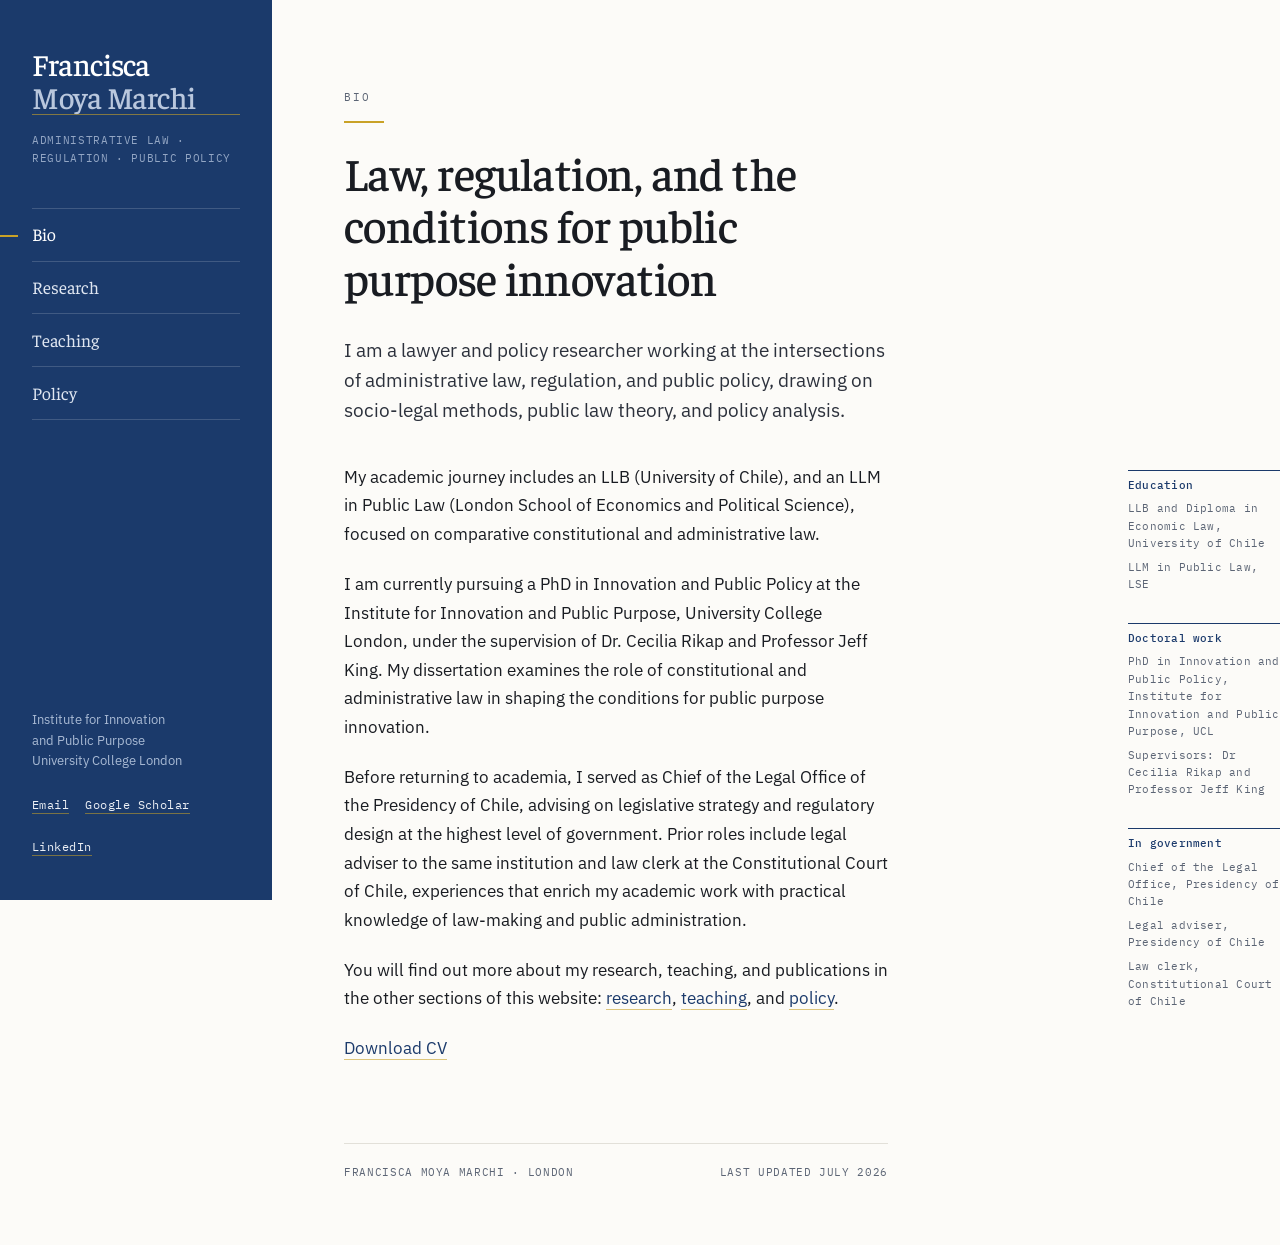
<file: docs/index.html>
<!DOCTYPE html>

<html>

<head>

<meta charset="utf-8" />
<meta name="generator" content="pandoc" />
<meta http-equiv="X-UA-Compatible" content="IE=EDGE" />

<meta name="viewport" content="width=device-width, initial-scale=1" />



<title>Francisca Moya Marchi</title>

<script src="site_libs/header-attrs-2.30/header-attrs.js"></script>
<meta name="viewport" content="width=device-width, initial-scale=1">
<meta name="author" content="Francisca Moya Marchi">
<meta name="description" content="Francisca Moya Marchi — lawyer and policy researcher working at the intersections of administrative law, regulation, and public policy. PhD candidate, UCL Institute for Innovation and Public Purpose.">
<link rel="preconnect" href="https://fonts.googleapis.com">
<link rel="preconnect" href="https://fonts.gstatic.com" crossorigin>
<link href="https://fonts.googleapis.com/css2?family=Faustina:ital,wght@0,400;0,500;0,600;1,400&family=IBM+Plex+Sans:ital,wght@0,400;0,500;1,400&family=IBM+Plex+Mono:wght@400;500&display=swap" rel="stylesheet">

<style type="text/css">
  code{white-space: pre-wrap;}
  span.smallcaps{font-variant: small-caps;}
  span.underline{text-decoration: underline;}
  div.column{display: inline-block; vertical-align: top; width: 50%;}
  div.hanging-indent{margin-left: 1.5em; text-indent: -1.5em;}
  ul.task-list{list-style: none;}
      .display.math{display: block; text-align: center; margin: 0.5rem auto;}
  </style>







<link rel="stylesheet" href="styles.css" type="text/css" />




</head>

<body>


<a class="skip" href="#content">Skip to content</a>

<aside class="rail">
  <div class="masthead">
    <a class="wordmark" href="index.html">Francisca<br><span>Moya Marchi</span></a>
    <p class="role">Administrative law · Regulation · Public policy</p>
  </div>

  <nav class="nav" aria-label="Sections">
    <a href="index.html" data-page="index">Bio</a>
    <a href="research.html" data-page="research">Research</a>
    <a href="teaching.html" data-page="teaching">Teaching</a>
    <a href="policy.html" data-page="policy">Policy</a>
  </nav>

  <div class="rail-foot">
    <p class="affil">Institute for Innovation<br>and Public Purpose<br>University College London</p>
    <ul class="contact">
      <li><a href="mailto:francisca.marchi.25@ucl.ac.uk">Email</a></li>
      <li><a href="https://scholar.google.com/">Google Scholar</a></li>
      <li><a href="https://www.linkedin.com/in/francisca-moya-marchi-0705b657">LinkedIn</a></li>
    </ul>
  </div>
</aside>

<main class="content" id="content">





<div class="eyebrow">
<p>Bio</p>
</div>
<div
id="law-regulation-and-the-conditions-for-public-purpose-innovation"
class="section level1">
<h1>Law, regulation, and the conditions for public purpose
innovation</h1>
<div class="lede">
<p>I am a lawyer and policy researcher working at the intersections of
administrative law, regulation, and public policy, drawing on
socio-legal methods, public law theory, and policy analysis.</p>
</div>
<div class="marginnote">
<p><strong>Education</strong></p>
<p>LLB and Diploma in Economic Law, University of Chile</p>
<p>LLM in Public Law, LSE</p>
</div>
<p>My academic journey includes an LLB
(University of Chile), and an LLM in Public Law (London School of
Economics and Political Science), focused on comparative constitutional
and administrative law.</p>
<div class="marginnote">
<p><strong>Doctoral work</strong></p>
<p>PhD in Innovation and Public Policy, Institute for Innovation and
Public Purpose, UCL</p>
<p>Supervisors: Dr Cecilia Rikap and Professor Jeff King</p>
</div>
<p>I am currently pursuing a PhD in Innovation and Public Policy at the
Institute for Innovation and Public Purpose, University College London,
under the supervision of Dr. Cecilia Rikap and Professor Jeff King. My
dissertation examines the role of constitutional and administrative law
in shaping the conditions for public purpose innovation.</p>
<div class="marginnote">
<p><strong>In government</strong></p>
<p>Chief of the Legal Office, Presidency of Chile</p>
<p>Legal adviser, Presidency of Chile</p>
<p>Law clerk, Constitutional Court of Chile</p>
</div>
<p>Before returning to academia, I served as Chief of the Legal Office
of the Presidency of Chile, advising on legislative strategy and
regulatory design at the highest level of government. Prior roles
include legal adviser to the same institution and law clerk at the
Constitutional Court of Chile, experiences that enrich my academic work
with practical knowledge of law-making and public administration.</p>
<p>You will find out more about my research, teaching, and publications
in the other sections of this website: <a
href="research.html">research</a>, <a href="teaching.html">teaching</a>,
and <a href="policy.html">policy</a>.</p>
<p><a href="files/CV%20FMM%202026.pdf">Download CV</a></p>
</div>

  <footer class="colophon">
    <p>Francisca Moya Marchi · London</p>
    <p>Last updated July 2026</p>
  </footer>
</main>

<script>
(function () {
  var file = (location.pathname.split("/").pop() || "index.html").replace(".html", "");
  if (file === "") file = "index";
  var link = document.querySelector('.nav a[data-page="' + file + '"]');
  if (link) {
    link.classList.add("is-current");
    link.setAttribute("aria-current", "page");
  }
})();
</script>


<!-- code folding -->



</body>
</html>
</file>
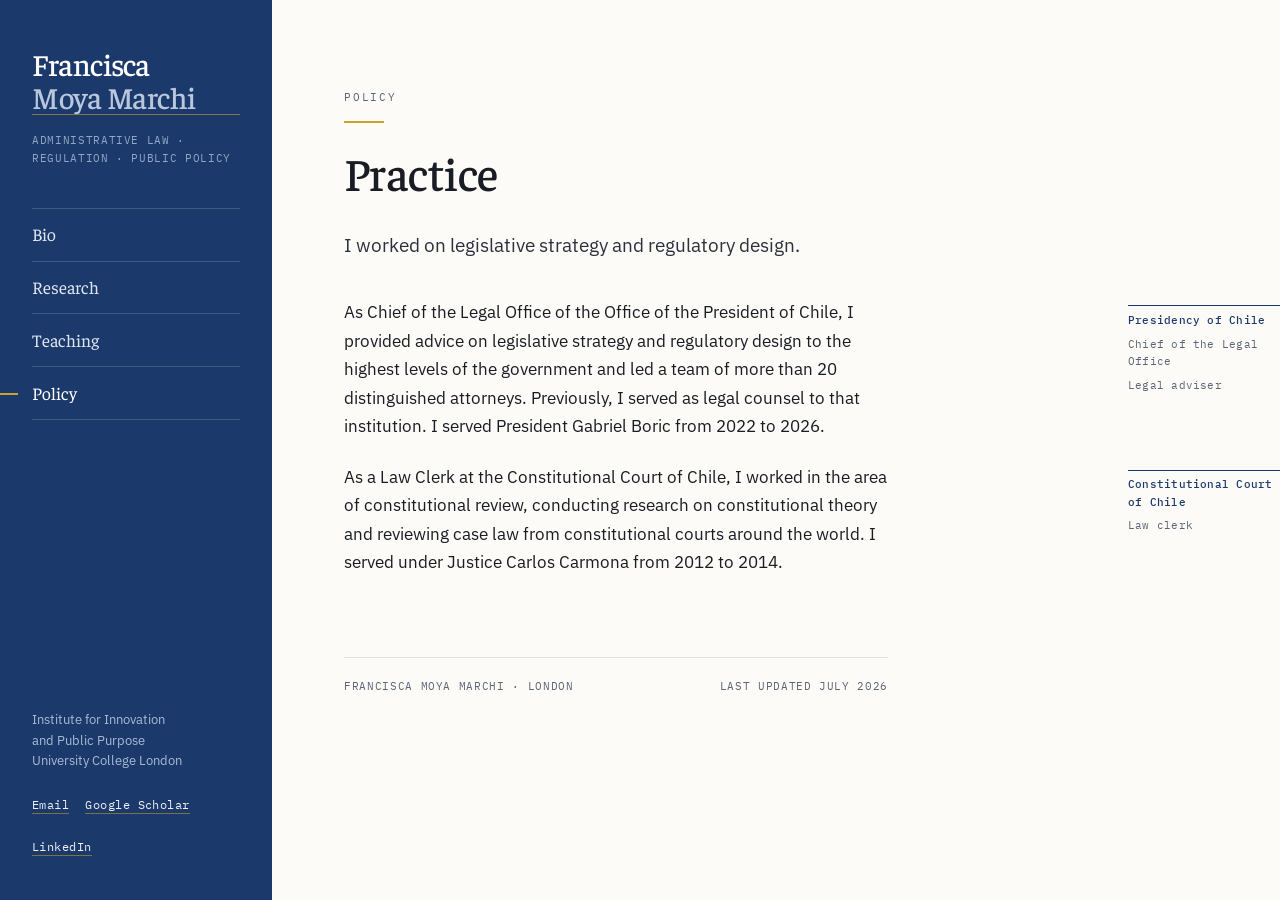
<file: docs/policy.html>
<!DOCTYPE html>

<html>

<head>

<meta charset="utf-8" />
<meta name="generator" content="pandoc" />
<meta http-equiv="X-UA-Compatible" content="IE=EDGE" />

<meta name="viewport" content="width=device-width, initial-scale=1" />



<title>Policy — Francisca Moya Marchi</title>

<script src="site_libs/header-attrs-2.30/header-attrs.js"></script>
<meta name="viewport" content="width=device-width, initial-scale=1">
<meta name="author" content="Francisca Moya Marchi">
<meta name="description" content="Francisca Moya Marchi — lawyer and policy researcher working at the intersections of administrative law, regulation, and public policy. PhD candidate, UCL Institute for Innovation and Public Purpose.">
<link rel="preconnect" href="https://fonts.googleapis.com">
<link rel="preconnect" href="https://fonts.gstatic.com" crossorigin>
<link href="https://fonts.googleapis.com/css2?family=Faustina:ital,wght@0,400;0,500;0,600;1,400&family=IBM+Plex+Sans:ital,wght@0,400;0,500;1,400&family=IBM+Plex+Mono:wght@400;500&display=swap" rel="stylesheet">

<style type="text/css">
  code{white-space: pre-wrap;}
  span.smallcaps{font-variant: small-caps;}
  span.underline{text-decoration: underline;}
  div.column{display: inline-block; vertical-align: top; width: 50%;}
  div.hanging-indent{margin-left: 1.5em; text-indent: -1.5em;}
  ul.task-list{list-style: none;}
      .display.math{display: block; text-align: center; margin: 0.5rem auto;}
  </style>







<link rel="stylesheet" href="styles.css" type="text/css" />




</head>

<body>


<a class="skip" href="#content">Skip to content</a>

<aside class="rail">
  <div class="masthead">
    <a class="wordmark" href="index.html">Francisca<br><span>Moya Marchi</span></a>
    <p class="role">Administrative law · Regulation · Public policy</p>
  </div>

  <nav class="nav" aria-label="Sections">
    <a href="index.html" data-page="index">Bio</a>
    <a href="research.html" data-page="research">Research</a>
    <a href="teaching.html" data-page="teaching">Teaching</a>
    <a href="policy.html" data-page="policy">Policy</a>
  </nav>

  <div class="rail-foot">
    <p class="affil">Institute for Innovation<br>and Public Purpose<br>University College London</p>
    <ul class="contact">
      <li><a href="mailto:francisca.marchi.25@ucl.ac.uk">Email</a></li>
      <li><a href="https://scholar.google.com/">Google Scholar</a></li>
      <li><a href="https://www.linkedin.com/in/francisca-moya-marchi-0705b657">LinkedIn</a></li>
    </ul>
  </div>
</aside>

<main class="content" id="content">





<div class="eyebrow">
<p>Policy</p>
</div>
<div id="practice" class="section level1">
<h1>Practice</h1>
<div class="lede">
<p>I worked on legislative strategy and regulatory design.</p>
</div>
<div class="marginnote">
<p><strong>Presidency of Chile</strong></p>
<p>Chief of the Legal Office</p>
<p>Legal adviser</p>
</div>
<p>As Chief of the Legal Office of the Office of the President of Chile,
I provided advice on legislative strategy and regulatory design to the
highest levels of the government and led a team of more than 20
distinguished attorneys. Previously, I served as legal counsel to that
institution. I served President Gabriel Boric from 2022 to 2026.</p>
<div class="marginnote">
<p><strong>Constitutional Court of Chile</strong></p>
<p>Law clerk</p>
</div>
<p>As a Law Clerk at the Constitutional Court of Chile, I worked in the
area of constitutional review, conducting research on constitutional
theory and reviewing case law from constitutional courts around the
world. I served under Justice Carlos Carmona from 2012 to 2014.</p>
<!-- Hidden for now — remove the surrounding comment to bring back.
<div class="todo">
<p>Placeholder. Add the advisory work, policy writing, and public
commentary you want to be visible here. Delete the sections you do not
use.</p>
</div>
<div id="advisory-work" class="section level2">
<h2>Advisory work</h2>
<div class="entries">
<ul>
<li><div class="meta">
<p>Organisation · Year</p>
</div>
<strong>Role or engagement.</strong> One line on the mandate and the
output.</li>
</ul>
</div>
</div>
<div id="policy-writing" class="section level2">
<h2>Policy writing</h2>
<div class="entries">
<ul>
<li><div class="meta">
<p>Report · Year</p>
</div>
<p><strong>Title of the report or brief.</strong> Publisher or
institution. <a href="#">Link</a></p></li>
<li><div class="meta">
<p>Commentary · Year</p>
</div>
<p><strong>Title of the piece.</strong> Outlet. <a
href="#">Link</a></p></li>
</ul>
</div>
</div>
<div id="press-and-public-commentary" class="section level2">
<h2>Press and public commentary</h2>
<div class="entries">
<ul>
<li><div class="meta">
<p>Outlet · Year</p>
</div>
Title of the interview or contribution. <a href="#">Link</a></li>
</ul>
</div>
</div>
-->
</div>

  <footer class="colophon">
    <p>Francisca Moya Marchi · London</p>
    <p>Last updated July 2026</p>
  </footer>
</main>

<script>
(function () {
  var file = (location.pathname.split("/").pop() || "index.html").replace(".html", "");
  if (file === "") file = "index";
  var link = document.querySelector('.nav a[data-page="' + file + '"]');
  if (link) {
    link.classList.add("is-current");
    link.setAttribute("aria-current", "page");
  }
})();
</script>


<!-- code folding -->



</body>
</html>
</file>
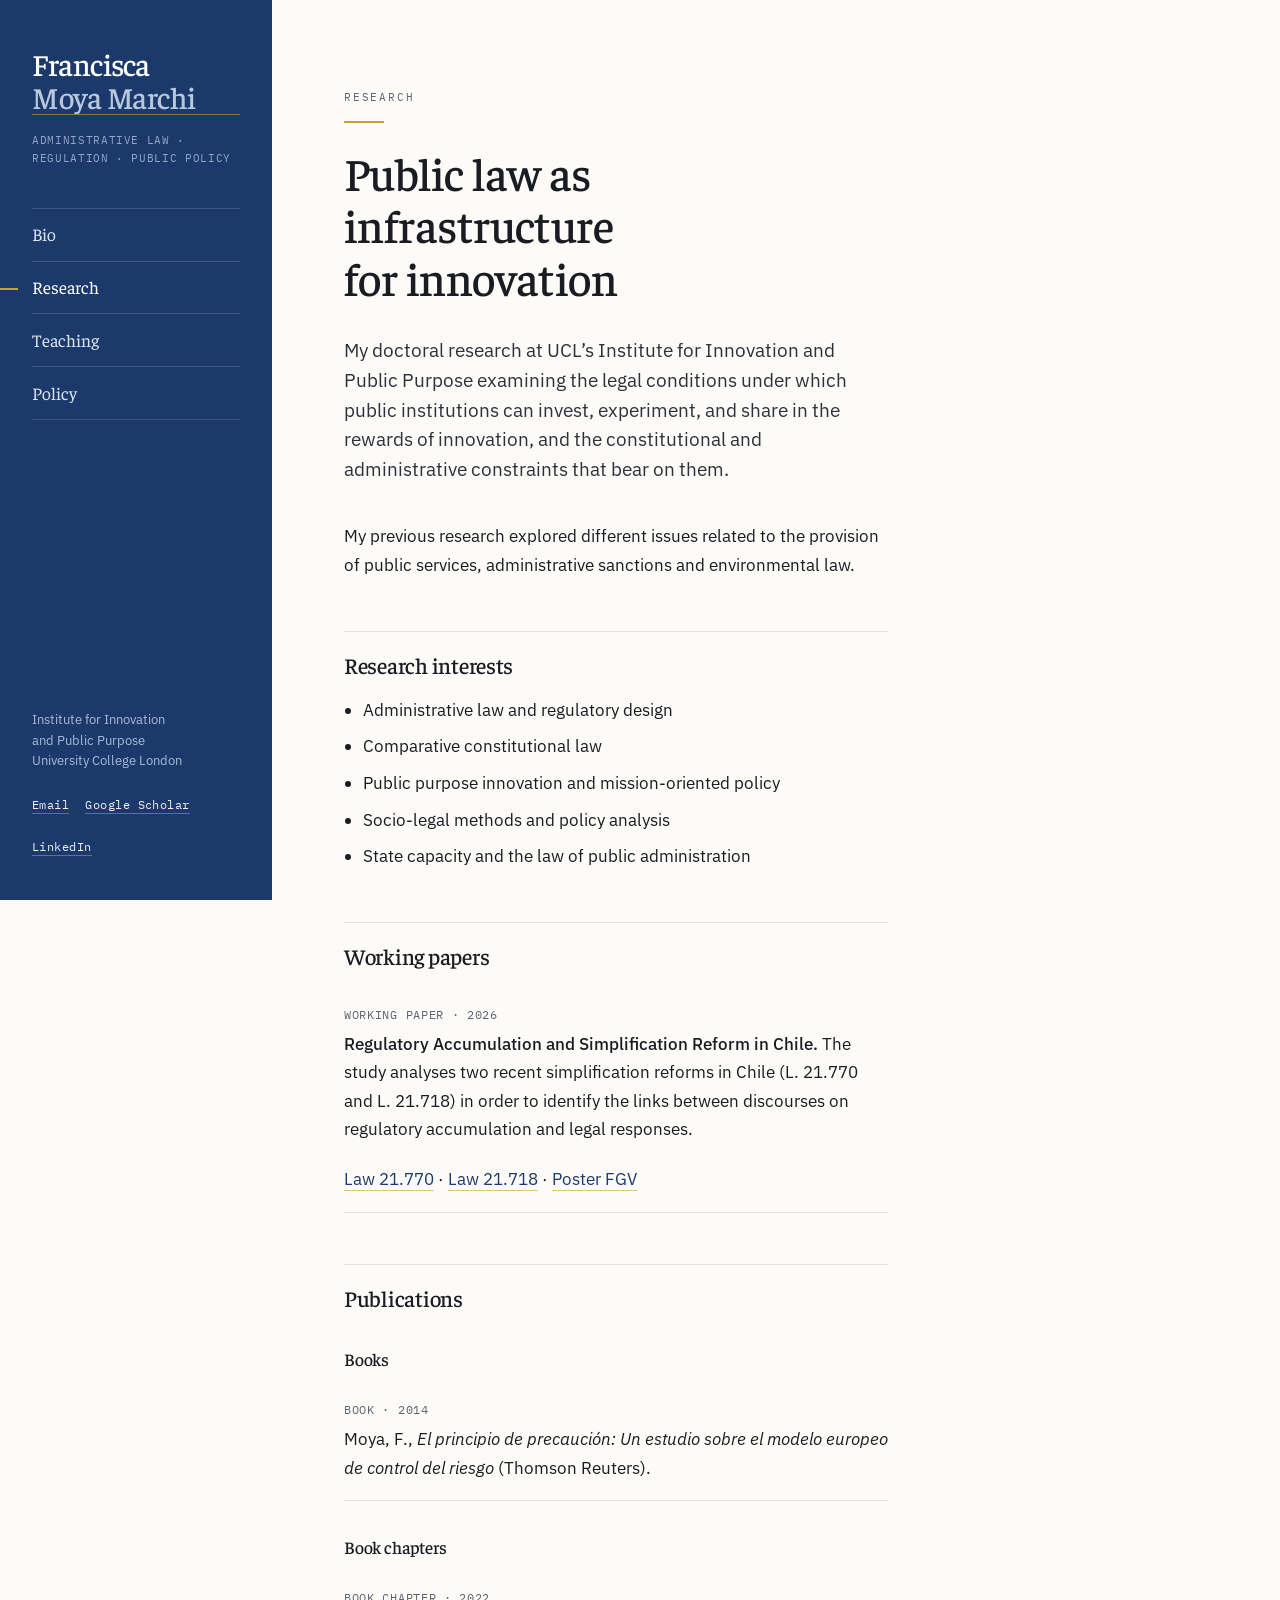
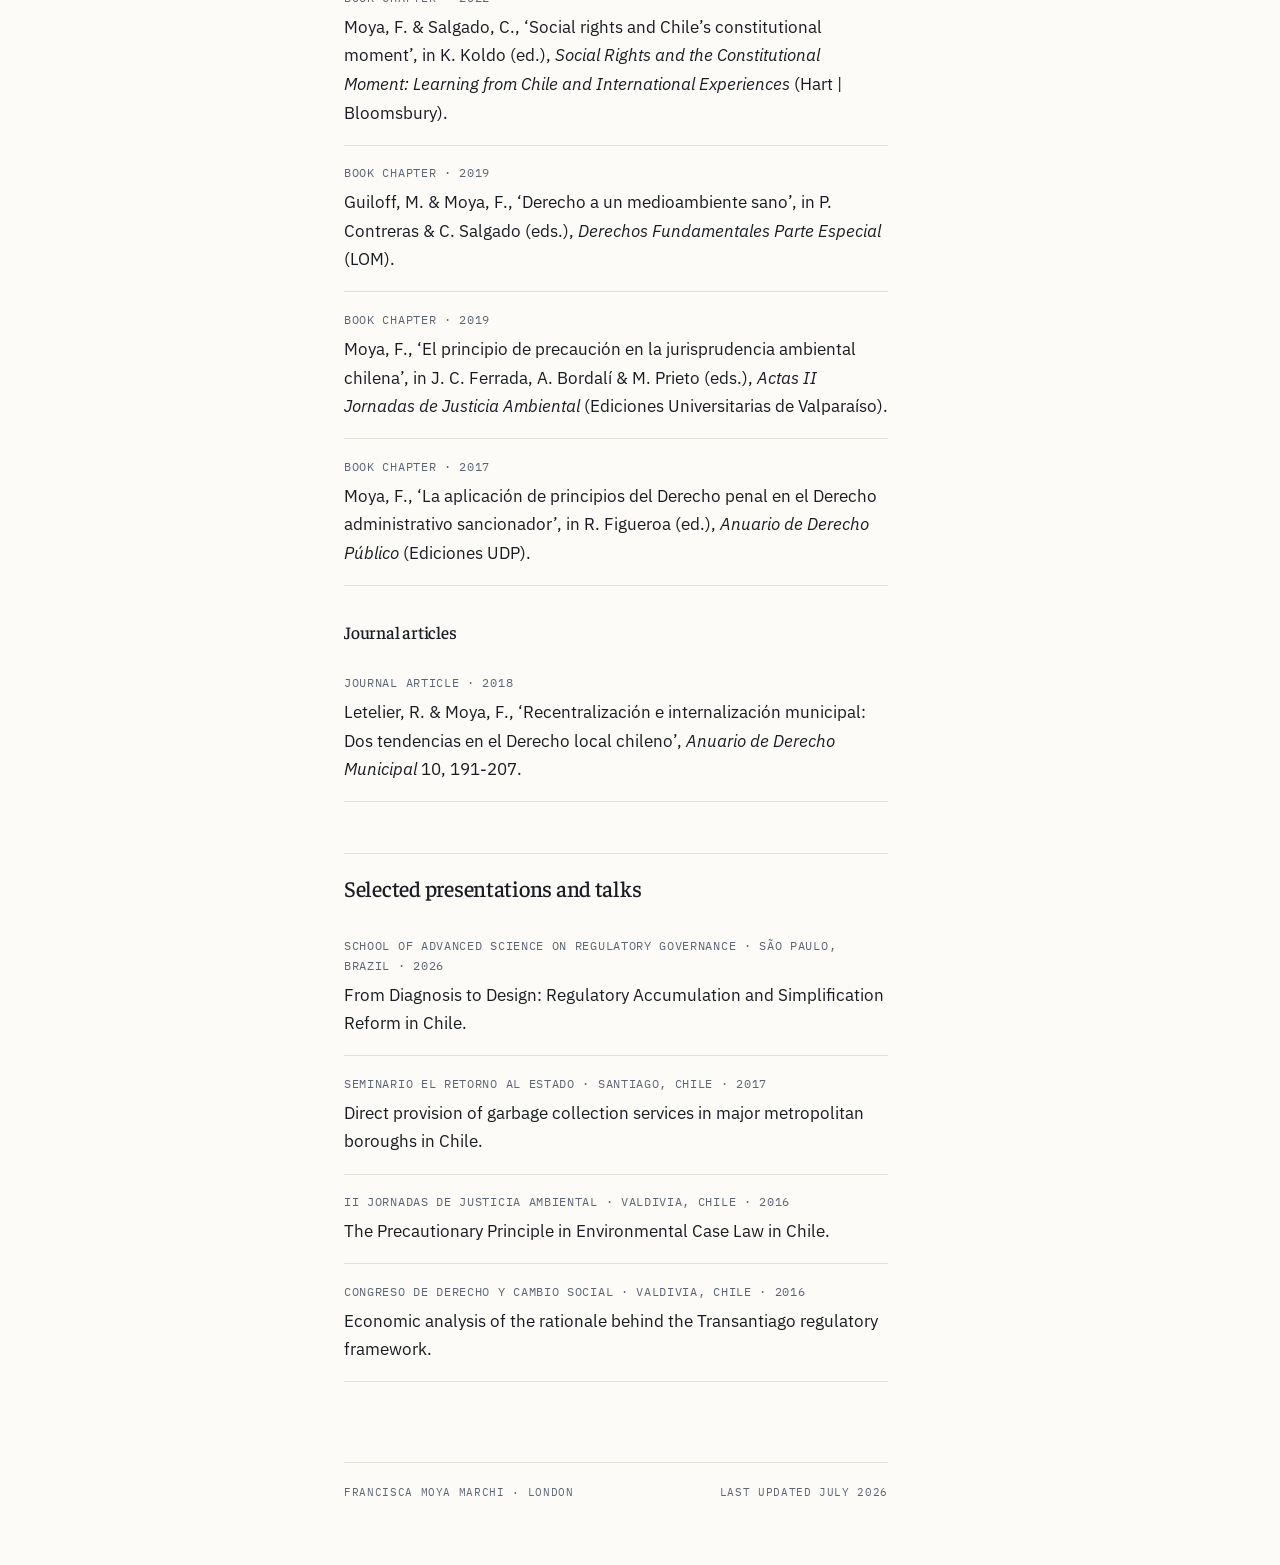
<file: docs/research.html>
<!DOCTYPE html>

<html>

<head>

<meta charset="utf-8" />
<meta name="generator" content="pandoc" />
<meta http-equiv="X-UA-Compatible" content="IE=EDGE" />

<meta name="viewport" content="width=device-width, initial-scale=1" />



<title>Research — Francisca Moya Marchi</title>

<script src="site_libs/header-attrs-2.30/header-attrs.js"></script>
<meta name="viewport" content="width=device-width, initial-scale=1">
<meta name="author" content="Francisca Moya Marchi">
<meta name="description" content="Francisca Moya Marchi — lawyer and policy researcher working at the intersections of administrative law, regulation, and public policy. PhD candidate, UCL Institute for Innovation and Public Purpose.">
<link rel="preconnect" href="https://fonts.googleapis.com">
<link rel="preconnect" href="https://fonts.gstatic.com" crossorigin>
<link href="https://fonts.googleapis.com/css2?family=Faustina:ital,wght@0,400;0,500;0,600;1,400&family=IBM+Plex+Sans:ital,wght@0,400;0,500;1,400&family=IBM+Plex+Mono:wght@400;500&display=swap" rel="stylesheet">

<style type="text/css">
  code{white-space: pre-wrap;}
  span.smallcaps{font-variant: small-caps;}
  span.underline{text-decoration: underline;}
  div.column{display: inline-block; vertical-align: top; width: 50%;}
  div.hanging-indent{margin-left: 1.5em; text-indent: -1.5em;}
  ul.task-list{list-style: none;}
      .display.math{display: block; text-align: center; margin: 0.5rem auto;}
  </style>







<link rel="stylesheet" href="styles.css" type="text/css" />




</head>

<body>


<a class="skip" href="#content">Skip to content</a>

<aside class="rail">
  <div class="masthead">
    <a class="wordmark" href="index.html">Francisca<br><span>Moya Marchi</span></a>
    <p class="role">Administrative law · Regulation · Public policy</p>
  </div>

  <nav class="nav" aria-label="Sections">
    <a href="index.html" data-page="index">Bio</a>
    <a href="research.html" data-page="research">Research</a>
    <a href="teaching.html" data-page="teaching">Teaching</a>
    <a href="policy.html" data-page="policy">Policy</a>
  </nav>

  <div class="rail-foot">
    <p class="affil">Institute for Innovation<br>and Public Purpose<br>University College London</p>
    <ul class="contact">
      <li><a href="mailto:francisca.marchi.25@ucl.ac.uk">Email</a></li>
      <li><a href="https://scholar.google.com/">Google Scholar</a></li>
      <li><a href="https://www.linkedin.com/in/francisca-moya-marchi-0705b657">LinkedIn</a></li>
    </ul>
  </div>
</aside>

<main class="content" id="content">





<div class="eyebrow">
<p>Research</p>
</div>
<div id="public-law-as-infrastructure-for-innovation"
class="section level1">
<h1>Public law as infrastructure for innovation</h1>
<div class="lede">
<p>My doctoral research at UCL’s Institute for Innovation and Public
Purpose examining the legal conditions under which public institutions
can invest, experiment, and share in the rewards of innovation, and the
constitutional and administrative constraints that bear on them.</p>
</div>
<p>My previous research explored different issues related to the
provision of public services, administrative sanctions and environmental
law.</p>
<div id="research-interests" class="section level2">
<h2>Research interests</h2>
<ul>
<li>Administrative law and regulatory design</li>
<li>Comparative constitutional law</li>
<li>Public purpose innovation and mission-oriented policy</li>
<li>Socio-legal methods and policy analysis</li>
<li>State capacity and the law of public administration</li>
</ul>
</div>
<div id="working-papers" class="section level2">
<h2>Working papers</h2>
<div class="entries">
<ul>
<li><div class="meta">
<p>Working paper · 2026</p>
</div>
<p><strong>Regulatory Accumulation and Simplification Reform in
Chile.</strong> The study analyses two recent simplification reforms in
Chile (L. 21.770 and L. 21.718) in order to identify the links between
discourses on regulatory accumulation and legal responses.</p>
<p><a href="https://www.bcn.cl/leychile/navegar?idNorma=1216930">Law
21.770</a> · <a
href="https://www.bcn.cl/leychile/navegar?idNorma=1208743">Law
21.718</a> · <a
href="files/poster-regulatory-accumulation-fgv.pdf">Poster FGV</a></p></li>
</ul>
</div>
</div>
<div id="publications" class="section level2">
<h2>Publications</h2>
<div id="books" class="section level3">
<h3>Books</h3>
<div class="entries">
<ul>
<li><div class="meta">
<p>Book · 2014</p>
</div>
<p>Moya, F., <em>El principio de precaución: Un estudio sobre el modelo
europeo de control del riesgo</em> (Thomson Reuters).</p></li>
</ul>
</div>
</div>
<div id="book-chapters" class="section level3">
<h3>Book chapters</h3>
<div class="entries">
<ul>
<li><div class="meta">
<p>Book chapter · 2022</p>
</div>
<p>Moya, F. &amp; Salgado, C., ‘Social rights and Chile’s constitutional
moment’, in K. Koldo (ed.), <em>Social Rights and the Constitutional
Moment: Learning from Chile and International Experiences</em> (Hart |
Bloomsbury).</p></li>
<li><div class="meta">
<p>Book chapter · 2019</p>
</div>
<p>Guiloff, M. &amp; Moya, F., ‘Derecho a un medioambiente sano’, in P.
Contreras &amp; C. Salgado (eds.), <em>Derechos Fundamentales Parte
Especial</em> (LOM).</p></li>
<li><div class="meta">
<p>Book chapter · 2019</p>
</div>
<p>Moya, F., ‘El principio de precaución en la jurisprudencia ambiental
chilena’, in J. C. Ferrada, A. Bordalí &amp; M. Prieto (eds.), <em>Actas
II Jornadas de Justicia Ambiental</em> (Ediciones Universitarias de
Valparaíso).</p></li>
<li><div class="meta">
<p>Book chapter · 2017</p>
</div>
<p>Moya, F., ‘La aplicación de principios del Derecho penal en el Derecho
administrativo sancionador’, in R. Figueroa (ed.), <em>Anuario de Derecho
Público</em> (Ediciones UDP).</p></li>
</ul>
</div>
</div>
<div id="journal-articles" class="section level3">
<h3>Journal articles</h3>
<div class="entries">
<ul>
<li><div class="meta">
<p>Journal article · 2018</p>
</div>
<p>Letelier, R. &amp; Moya, F., ‘Recentralización e internalización
municipal: Dos tendencias en el Derecho local chileno’, <em>Anuario de
Derecho Municipal</em> 10, 191-207.</p></li>
</ul>
</div>
</div>
</div>
<div id="selected-presentations-and-talks" class="section level2">
<h2>Selected presentations and talks</h2>
<div class="entries">
<ul>
<li><div class="meta">
<p>School of Advanced Science on Regulatory Governance · São Paulo,
Brazil · 2026</p>
</div>
From Diagnosis to Design: Regulatory Accumulation and Simplification
Reform in Chile.</li>
<li><div class="meta">
<p>Seminario El retorno al Estado · Santiago, Chile · 2017</p>
</div>
Direct provision of garbage collection services in major metropolitan
boroughs in Chile.</li>
<li><div class="meta">
<p>II Jornadas de Justicia Ambiental · Valdivia, Chile · 2016</p>
</div>
The Precautionary Principle in Environmental Case Law in Chile.</li>
<li><div class="meta">
<p>Congreso de Derecho y Cambio Social · Valdivia, Chile · 2016</p>
</div>
Economic analysis of the rationale behind the Transantiago regulatory
framework.</li>
</ul>
</div>
</div>
</div>

  <footer class="colophon">
    <p>Francisca Moya Marchi · London</p>
    <p>Last updated July 2026</p>
  </footer>
</main>

<script>
(function () {
  var file = (location.pathname.split("/").pop() || "index.html").replace(".html", "");
  if (file === "") file = "index";
  var link = document.querySelector('.nav a[data-page="' + file + '"]');
  if (link) {
    link.classList.add("is-current");
    link.setAttribute("aria-current", "page");
  }
})();
</script>


<!-- code folding -->



</body>
</html>
</file>
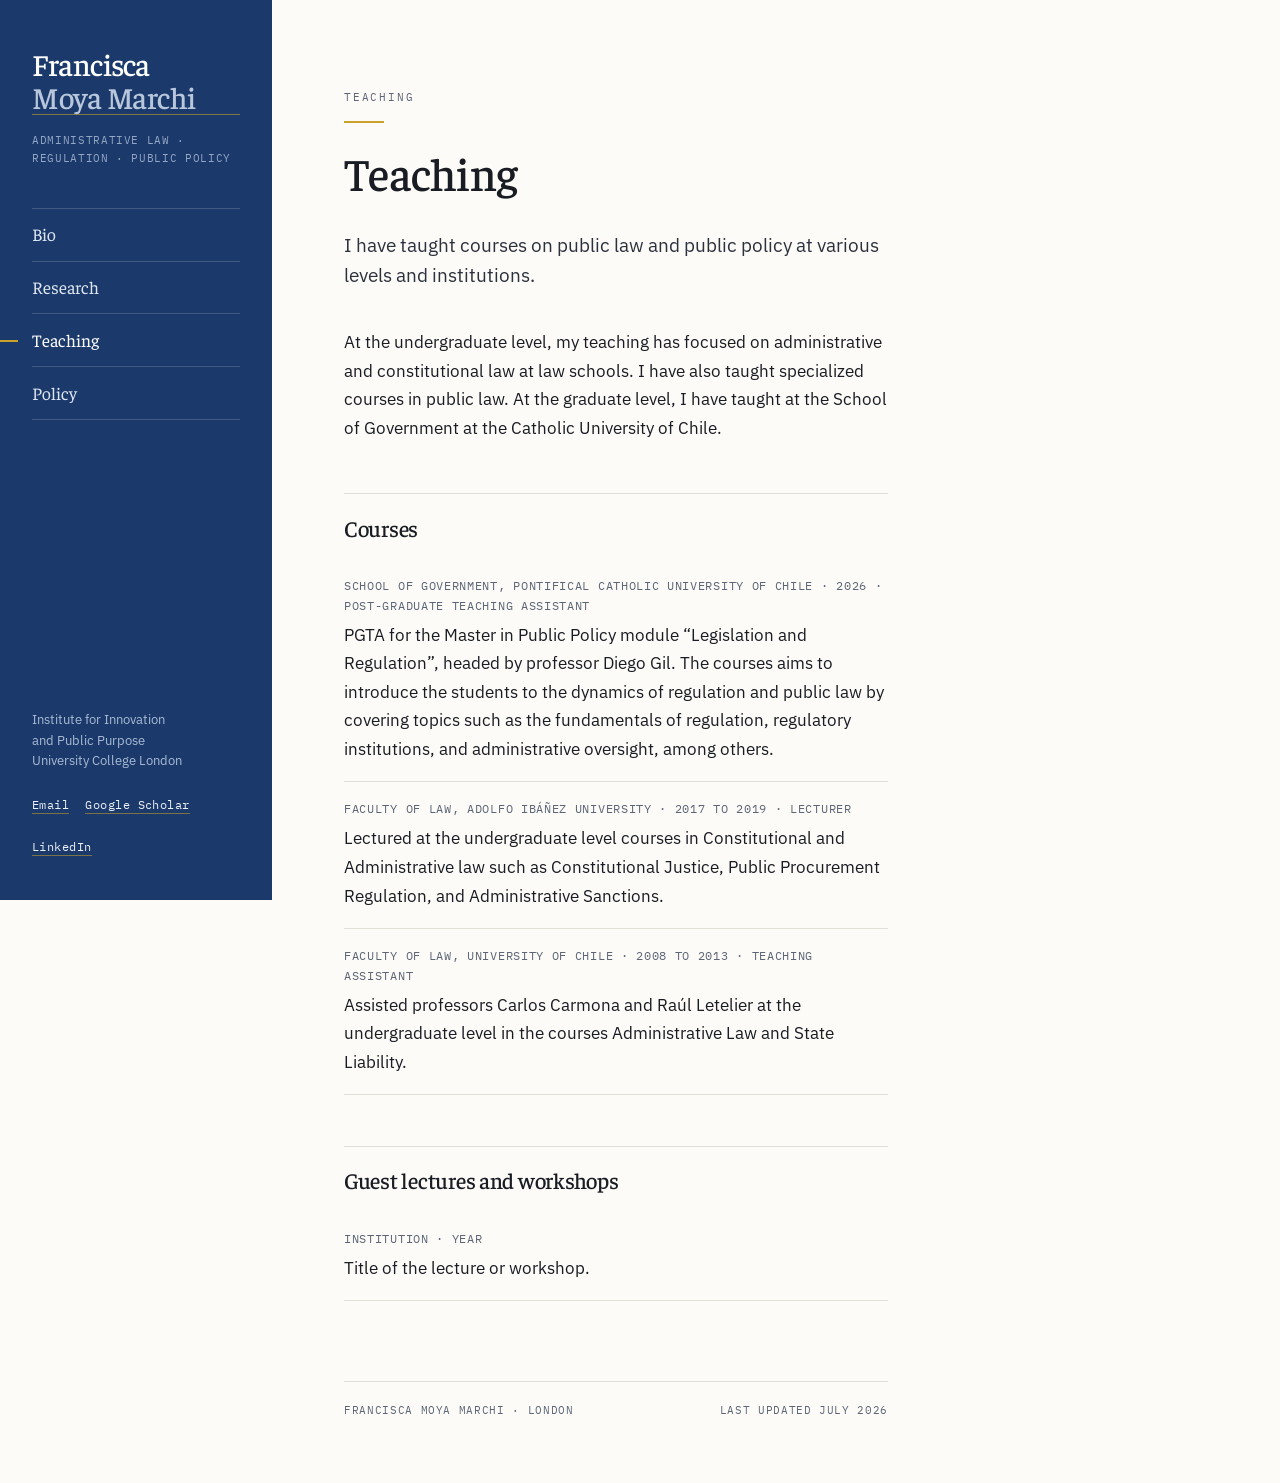
<file: docs/teaching.html>
<!DOCTYPE html>

<html>

<head>

<meta charset="utf-8" />
<meta name="generator" content="pandoc" />
<meta http-equiv="X-UA-Compatible" content="IE=EDGE" />

<meta name="viewport" content="width=device-width, initial-scale=1" />



<title>Teaching — Francisca Moya Marchi</title>

<script src="site_libs/header-attrs-2.30/header-attrs.js"></script>
<meta name="viewport" content="width=device-width, initial-scale=1">
<meta name="author" content="Francisca Moya Marchi">
<meta name="description" content="Francisca Moya Marchi — lawyer and policy researcher working at the intersections of administrative law, regulation, and public policy. PhD candidate, UCL Institute for Innovation and Public Purpose.">
<link rel="preconnect" href="https://fonts.googleapis.com">
<link rel="preconnect" href="https://fonts.gstatic.com" crossorigin>
<link href="https://fonts.googleapis.com/css2?family=Faustina:ital,wght@0,400;0,500;0,600;1,400&family=IBM+Plex+Sans:ital,wght@0,400;0,500;1,400&family=IBM+Plex+Mono:wght@400;500&display=swap" rel="stylesheet">

<style type="text/css">
  code{white-space: pre-wrap;}
  span.smallcaps{font-variant: small-caps;}
  span.underline{text-decoration: underline;}
  div.column{display: inline-block; vertical-align: top; width: 50%;}
  div.hanging-indent{margin-left: 1.5em; text-indent: -1.5em;}
  ul.task-list{list-style: none;}
      .display.math{display: block; text-align: center; margin: 0.5rem auto;}
  </style>







<link rel="stylesheet" href="styles.css" type="text/css" />




</head>

<body>


<a class="skip" href="#content">Skip to content</a>

<aside class="rail">
  <div class="masthead">
    <a class="wordmark" href="index.html">Francisca<br><span>Moya Marchi</span></a>
    <p class="role">Administrative law · Regulation · Public policy</p>
  </div>

  <nav class="nav" aria-label="Sections">
    <a href="index.html" data-page="index">Bio</a>
    <a href="research.html" data-page="research">Research</a>
    <a href="teaching.html" data-page="teaching">Teaching</a>
    <a href="policy.html" data-page="policy">Policy</a>
  </nav>

  <div class="rail-foot">
    <p class="affil">Institute for Innovation<br>and Public Purpose<br>University College London</p>
    <ul class="contact">
      <li><a href="mailto:francisca.marchi.25@ucl.ac.uk">Email</a></li>
      <li><a href="https://scholar.google.com/">Google Scholar</a></li>
      <li><a href="https://www.linkedin.com/in/francisca-moya-marchi-0705b657">LinkedIn</a></li>
    </ul>
  </div>
</aside>

<main class="content" id="content">





<div class="eyebrow">
<p>Teaching</p>
</div>
<div id="teaching" class="section level1">
<h1>Teaching</h1>
<div class="lede">
<p>I have taught courses on public law and public policy at various levels
and institutions.</p>
</div>
<p>At the undergraduate level, my teaching has focused on administrative
and constitutional law at law schools. I have also taught specialized
courses in public law. At the graduate level, I have taught at the
School of Government at the Catholic University of Chile.</p>
<div id="courses" class="section level2">
<h2>Courses</h2>
<div class="entries">
<ul>
<li><div class="meta">
<p>School of Government, Pontifical Catholic University of Chile · 2026 ·
Post-graduate Teaching Assistant</p>
</div>
<p>PGTA for the Master in Public Policy module “Legislation and
Regulation”, headed by professor Diego Gil. The courses aims to introduce
the students to the dynamics of regulation and public law by covering
topics such as the fundamentals of regulation, regulatory institutions,
and administrative oversight, among others.</p></li>
<li><div class="meta">
<p>Faculty of Law, Adolfo Ibáñez University · 2017 to 2019 ·
Lecturer</p>
</div>
<p>Lectured at the undergraduate level courses in Constitutional and
Administrative law such as Constitutional Justice, Public Procurement
Regulation, and Administrative Sanctions.</p></li>
<li><div class="meta">
<p>Faculty of Law, University of Chile · 2008 to 2013 · Teaching
Assistant</p>
</div>
<p>Assisted professors Carlos Carmona and Raúl Letelier at the
undergraduate level in the courses Administrative Law and State
Liability.</p></li>
</ul>
</div>
</div>
<div id="guest-lectures-and-workshops" class="section level2">
<h2>Guest lectures and workshops</h2>
<div class="entries">
<ul>
<li><div class="meta">
<p>Institution · Year</p>
</div>
Title of the lecture or workshop.</li>
</ul>
</div>
</div>
</div>

  <footer class="colophon">
    <p>Francisca Moya Marchi · London</p>
    <p>Last updated July 2026</p>
  </footer>
</main>

<script>
(function () {
  var file = (location.pathname.split("/").pop() || "index.html").replace(".html", "");
  if (file === "") file = "index";
  var link = document.querySelector('.nav a[data-page="' + file + '"]');
  if (link) {
    link.classList.add("is-current");
    link.setAttribute("aria-current", "page");
  }
})();
</script>


<!-- code folding -->



</body>
</html>
</file>
<file: docs/styles.css>
/* ==========================================================================
   Francisca Moya Marchi — site styles
   Palette: lapis lazuli (Chile's national stone) with pyrite-gold flecks.
   Type: Faustina (display) · IBM Plex Sans (body) · IBM Plex Mono (labels).
   Signature: marginal notes, after the side-notes of statute books.
   ========================================================================== */

:root {
  --lapis: #1b3a6b;
  --lapis-deep: #132a4f;
  --pyrite: #c9a227;
  --paper: #fcfbf8;
  --ink: #191c22;
  --slate: #5c6575;
  --rule: #e2e0d9;

  --rail-w: 17rem;
  --measure: 34rem;
  --note-w: 9.5rem;
  --gap: 2.25rem;
}

/* Reset rmarkdown / bootstrap-ish wrappers so the rail can sit flush ------- */
.main-container,
.container-fluid,
.container {
  max-width: none;
  width: auto;
  margin: 0;
  padding: 0;
}

*,
*::before,
*::after { box-sizing: border-box; }

html { -webkit-text-size-adjust: 100%; }

body {
  margin: 0;
  background: var(--paper);
  color: var(--ink);
  font-family: "IBM Plex Sans", "Helvetica Neue", Arial, sans-serif;
  font-size: 1.0625rem;
  line-height: 1.68;
  font-weight: 400;
  -webkit-font-smoothing: antialiased;
  text-rendering: optimizeLegibility;
}

/* Skip link ---------------------------------------------------------------- */
.skip {
  position: absolute;
  left: -9999px;
  top: 0;
  z-index: 100;
  background: var(--lapis);
  color: #fff;
  padding: 0.6rem 1rem;
  font-size: 0.85rem;
}
.skip:focus { left: 0; }

/* --------------------------------------------------------------------------
   Rail
   -------------------------------------------------------------------------- */
.rail {
  position: fixed;
  inset: 0 auto 0 0;
  width: var(--rail-w);
  padding: 3rem 2rem 2rem;
  background: var(--lapis);
  color: #eef1f6;
  display: flex;
  flex-direction: column;
  gap: 2.5rem;
  overflow-y: auto;
}

.wordmark {
  display: block;
  font-family: Faustina, Georgia, serif;
  font-size: 1.9rem;
  font-weight: 500;
  line-height: 1.08;
  letter-spacing: -0.015em;
  color: #fff;
  text-decoration: none;
}
.wordmark span { color: #b9c7dd; }
.wordmark:hover span { color: var(--pyrite); }

.role {
  margin: 1rem 0 0;
  font-family: "IBM Plex Mono", monospace;
  font-size: 0.68rem;
  line-height: 1.7;
  letter-spacing: 0.06em;
  text-transform: uppercase;
  color: #93a6c4;
}

.nav {
  display: flex;
  flex-direction: column;
  border-top: 1px solid rgba(255, 255, 255, 0.16);
}
.nav a {
  position: relative;
  padding: 0.7rem 0;
  border-bottom: 1px solid rgba(255, 255, 255, 0.16);
  font-family: Faustina, Georgia, serif;
  font-size: 1.1rem;
  color: #dfe6f1;
  text-decoration: none;
  transition: color 140ms ease;
}
.nav a::before {
  content: "";
  position: absolute;
  left: -2rem;
  top: 50%;
  width: 1.1rem;
  height: 2px;
  background: var(--pyrite);
  transform: scaleX(0);
  transform-origin: left;
  transition: transform 180ms ease;
}
.nav a:hover,
.nav a.is-current { color: #fff; }
.nav a:hover::before,
.nav a.is-current::before { transform: scaleX(1); }

.rail-foot { margin-top: auto; }

.affil {
  margin: 0 0 1.1rem;
  font-size: 0.8rem;
  line-height: 1.6;
  color: #a9bad4;
}

.contact {
  list-style: none;
  margin: 0;
  padding: 0;
  display: flex;
  flex-wrap: wrap;
  gap: 0.35rem 1rem;
}
.contact a {
  font-family: "IBM Plex Mono", monospace;
  font-size: 0.72rem;
  letter-spacing: 0.04em;
  color: #eef1f6;
  text-decoration: none;
  border-bottom: 1px solid rgba(201, 162, 39, 0.55);
  padding-bottom: 1px;
}
.contact a:hover { border-bottom-color: var(--pyrite); color: var(--pyrite); }

/* --------------------------------------------------------------------------
   Content column
   -------------------------------------------------------------------------- */
.content {
  margin-left: var(--rail-w);
  padding: 5.5rem calc(var(--note-w) + var(--gap)) 4rem 4.5rem;
  max-width: calc(var(--rail-w) + var(--measure) + var(--note-w) + var(--gap) + 9rem);
  animation: rise 520ms cubic-bezier(0.2, 0.7, 0.3, 1) both;
}

@keyframes rise {
  from { opacity: 0; transform: translateY(0.6rem); }
  to   { opacity: 1; transform: none; }
}

.content p,
.content ul,
.content ol,
.content h2,
.content h3,
.content blockquote,
.content dl,
.content table { max-width: var(--measure); }

/* Eyebrow: the section label, set like a docket reference ------------------- */
.eyebrow {
  font-family: "IBM Plex Mono", monospace;
  font-size: 0.7rem;
  letter-spacing: 0.16em;
  text-transform: uppercase;
  color: var(--slate);
  margin: 0 0 1.4rem;
}
.eyebrow p { margin: 0; }
.eyebrow::after {
  content: "";
  display: block;
  width: 2.5rem;
  height: 2px;
  margin-top: 0.9rem;
  background: var(--pyrite);
}

h1, h2, h3, h4 {
  font-family: Faustina, Georgia, serif;
  font-weight: 500;
  color: var(--ink);
  letter-spacing: -0.012em;
}

h1 {
  font-size: clamp(1.9rem, 3.6vw, 2.9rem);
  line-height: 1.14;
  margin: 0 0 2rem;
  max-width: 30rem;
  text-wrap: balance;
}

h2 {
  font-size: 1.4rem;
  line-height: 1.3;
  margin: 3.2rem 0 1rem;
  padding-top: 1.2rem;
  border-top: 1px solid var(--rule);
}

h3 {
  font-size: 1.1rem;
  margin: 2rem 0 0.5rem;
}

p { margin: 0 0 1.35rem; }

.lede {
  font-size: 1.2rem;
  line-height: 1.55;
  color: #2c313c;
  max-width: var(--measure);
  margin-bottom: 2.4rem;
}
.lede p { margin: 0 0 1rem; }
.lede p:last-child { margin-bottom: 0; }

a {
  color: var(--lapis);
  text-decoration: none;
  border-bottom: 1px solid rgba(201, 162, 39, 0.6);
  transition: background 140ms ease;
}
a:hover { background: rgba(201, 162, 39, 0.16); }

strong { font-weight: 500; }
em { font-style: italic; }

:focus-visible {
  outline: 2px solid var(--pyrite);
  outline-offset: 3px;
}

ul, ol { padding-left: 1.2rem; margin: 0 0 1.35rem; }
li { margin-bottom: 0.5rem; }

/* Reference list: publications, papers, courses ---------------------------- */
.entries,
.entries ul {
  list-style: none;
  padding: 0;
  margin: 0 0 1.5rem;
  max-width: var(--measure);
}
.entries li {
  padding: 1.1rem 0;
  border-bottom: 1px solid var(--rule);
  margin: 0;
}
.entries li p:last-child { margin-bottom: 0; }
.entries .meta {
  display: block;
  font-family: "IBM Plex Mono", monospace;
  font-size: 0.72rem;
  letter-spacing: 0.06em;
  text-transform: uppercase;
  color: var(--slate);
  margin-bottom: 0.35rem;
}
.entries .meta p { margin: 0; }

blockquote {
  margin: 2rem 0;
  padding-left: 1.4rem;
  border-left: 2px solid var(--pyrite);
  font-family: Faustina, Georgia, serif;
  font-size: 1.2rem;
  line-height: 1.5;
  color: #2c313c;
}

/* --------------------------------------------------------------------------
   Signature: marginal notes
   Place a ::: {.marginnote} block immediately before the paragraph it annotates.
   -------------------------------------------------------------------------- */
.marginnote {
  float: right;
  clear: right;
  width: var(--note-w);
  margin-right: calc((var(--note-w) + var(--gap)) * -1);
  margin-top: 0.45rem;
  margin-bottom: 1rem;
  padding-top: 0.35rem;
  border-top: 1px solid var(--lapis);
  font-family: "IBM Plex Mono", monospace;
  font-size: 0.7rem;
  line-height: 1.55;
  letter-spacing: 0.02em;
  color: var(--slate);
  text-align: left;
}
.marginnote p { margin: 0 0 0.4rem; }
.marginnote strong {
  display: block;
  color: var(--lapis);
  font-weight: 500;
}

/* Placeholder flag — delete these blocks as the site fills in -------------- */
.todo {
  margin: 0 0 1.35rem;
  padding: 0.85rem 1rem;
  background: rgba(27, 58, 107, 0.05);
  border-left: 2px solid var(--slate);
  font-size: 0.9rem;
  color: var(--slate);
  max-width: var(--measure);
}
.todo p { margin: 0; }

/* Colophon ----------------------------------------------------------------- */
.colophon {
  margin: 5rem 0 0;
  padding-top: 1.2rem;
  border-top: 1px solid var(--rule);
  display: flex;
  justify-content: space-between;
  gap: 1rem;
  flex-wrap: wrap;
  font-family: "IBM Plex Mono", monospace;
  font-size: 0.68rem;
  letter-spacing: 0.06em;
  text-transform: uppercase;
  color: var(--slate);
  max-width: var(--measure);
}
.colophon p { margin: 0; }

/* --------------------------------------------------------------------------
   Narrow screens
   -------------------------------------------------------------------------- */
@media (max-width: 62rem) {
  .marginnote {
    float: none;
    width: auto;
    margin: 0 0 1.1rem;
    padding: 0 0 0 0.9rem;
    border-top: 0;
    border-left: 2px solid var(--lapis);
    max-width: var(--measure);
  }
  .content {
    padding-right: 2rem;
    padding-left: 3rem;
  }
}

@media (max-width: 50rem) {
  .rail {
    position: static;
    width: auto;
    padding: 2rem 1.5rem 1.5rem;
    gap: 1.5rem;
  }
  .nav {
    flex-direction: row;
    flex-wrap: wrap;
    gap: 0 1.5rem;
    border-top: 1px solid rgba(255, 255, 255, 0.16);
    padding-top: 0.4rem;
  }
  .nav a { border-bottom: 0; padding: 0.4rem 0; }
  .nav a::before { left: 0; top: auto; bottom: 0.15rem; }
  .rail-foot { margin-top: 0.5rem; }
  .affil { margin-bottom: 0.8rem; }
  .content {
    margin-left: 0;
    padding: 2.75rem 1.5rem 3rem;
    max-width: none;
  }
}

/* Motion and print --------------------------------------------------------- */
@media (prefers-reduced-motion: reduce) {
  * { animation: none !important; transition: none !important; }
}

@media print {
  .rail, .skip { display: none; }
  body { background: #fff; font-size: 11pt; }
  .content { margin: 0; padding: 0; max-width: none; }
  a { border-bottom: 0; color: #000; }
  .marginnote { float: none; width: auto; margin: 0 0 1rem; }
}
</file>
